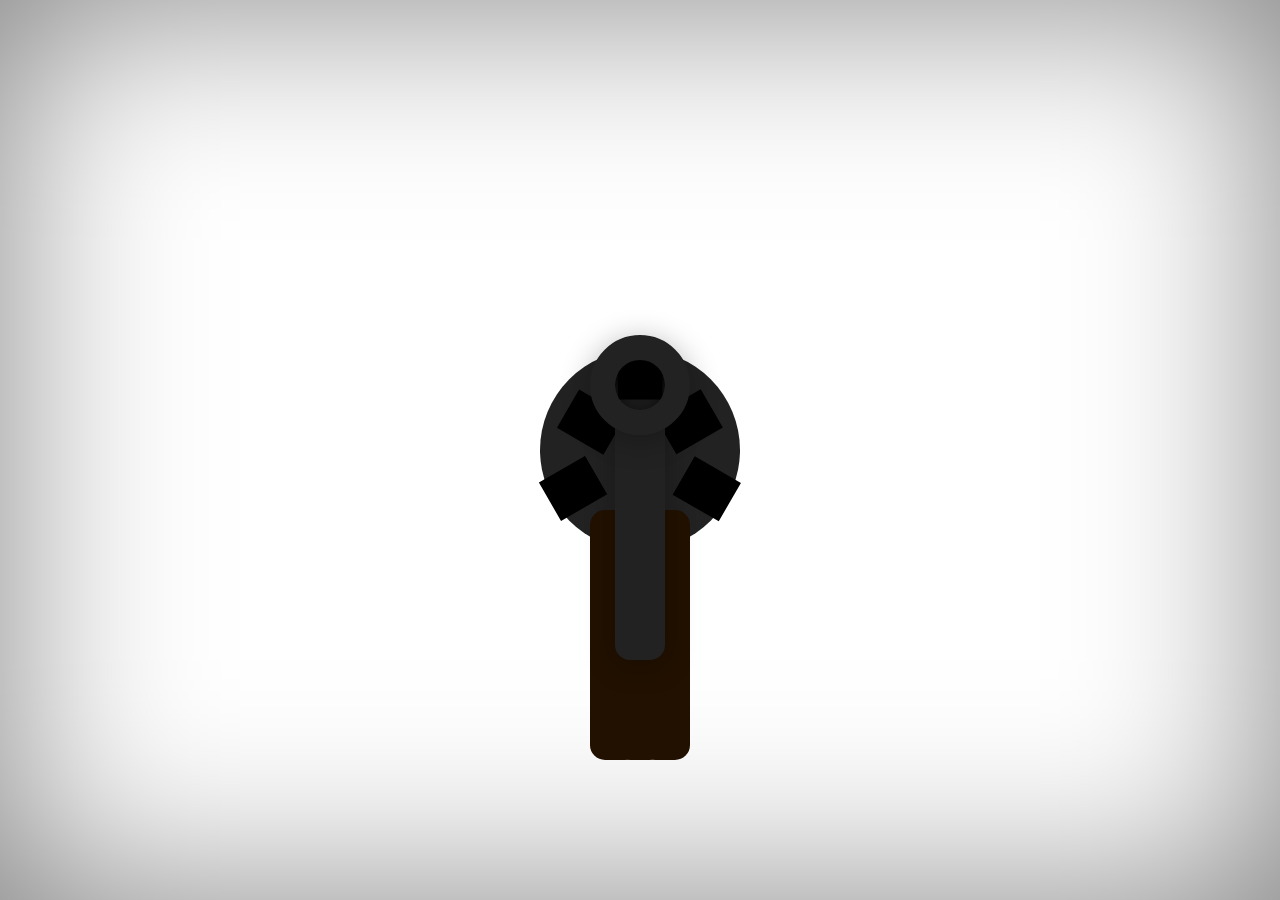
<file: gunhtml/gun.html>
<!DOCTYPE html>
<html lang="en">
<head>
  <meta charset="UTF-8">
  <meta name="viewport" content="width=device-width, initial-scale=1.0">
  <title>Russian Roulette</title>
  <style>
    * {
      -webkit-user-select: none;
      user-select: none;
      cursor: pointer;
    }
    html {
      width: 100%;
      height: 100%;
      background-color:  rgba(255, 255, 255, 0);
      box-shadow: inset rgba(0,0,0,.5) 0 0 200px;
    }
    #jub:before {
      content: '';
      display: block;
      width: 50px;
      height: 50px;
      position: absolute;
      border-radius: 100%;
      top: calc(50% - 115px);
      left: calc(50% - 50px);
      box-shadow:rgba(0,0,0,.3) 0 5px 30px, inset black 0 10px 15px, inset rgba(0,0,0,.3) 0 0 50px;
      border: 25px solid #222;
      z-index: 10;
    }
    #jub:after {
      content: '';
      display: block;
      width: 50px;
      height: 250px;
      position: fixed;
      border-radius: 15px;
      top: calc(50% - 40px);
      left: calc(50% - 25px);
      background: #222;
      z-index: 5;
      box-shadow: rgba(0,0,0,.3) 0 5px 30px, #210 25px 100px 0, #210 0px 100px 0, #210 -25px 100px 0;
    }
    #rail {
      margin: 0;
      width: 200px;
      height: 200px;
      position: fixed;
      border-radius: 100%;
      top: calc(50% - 100px);
      left: calc(50% - 100px);
      background: #222;
      color: rgb(0, 0, 0);
      text-align: center;
      font-size: 360px;
      font-weight: 300;
      line-height: .33;
      z-index: 1;
      text-indent: -.022em;
      transition: all .2s ease-in-out;
      font-family: 'Source Code Pro', monospace;
      transform-origin: center;
    }
    #rail:before,
    #rail:after {
      content: ':';
      position: absolute;
      width: 200px;
      height: 200px;
      top: 0;
      left: 0;
      -webkit-transform: rotate(120deg);
      transform: rotate(120deg);
    }
    #rail:after {
      -webkit-transform: rotate(-120deg);
      transform: rotate(-120deg);
    }
    #bang {
      position: fixed;
      top: 50%;
      left: 50%;
      transform: translate(-50%, -50%);
      font-size: 80pt;
      font-family: 'Source Sans Pro', sans-serif;
      color: white;
      background: red;
      padding: 10px 20px;
      border-radius: 10px;
      display: none;
      opacity: 1;
      transition: opacity 2s ease-in-out;
      z-index: 200;
    }
  </style>
</head>

<body><div id="jub"></div><div id="rail">:</div><div id="bang">BANG!</div>
<audio id="gun-sound" src="gunshot.mp3" preload="auto"></audio>
<audio id="empty-sound" src="emptyshot.mp3" preload="auto"></audio>
</body>
<script>
  let userInteracted = false; // Flag to track user interaction

  async function loadBullet() {
    try {
      const response = await fetch('bullet.json'); // Adjust path as needed
      if (!response.ok) {
        throw new Error('Network response was not ok');
      }
      const data = await response.json();
      return data || 'No winner yet';
    } catch (error) {
      console.error('There was a problem with the fetch operation:', error);
      return 'Error loading winner';
    }
  }

  async function startGame() {
    var chamber = 1;
    const Bullet = await loadBullet();
    let gameRunning = true;
    autoPlay();

    async function autoPlay() {
      while (gameRunning) {
        simulateClick(); // Simulate a shot
        await delay(1000); // Wait for 1 second between each shot
      }
    }

    function simulateClick() {
      const clickEvent = new MouseEvent('click', {
        view: window,
        bubbles: true,
        cancelable: true
      });
      document.dispatchEvent(clickEvent); // Programmatically trigger a click event
    }

    document.addEventListener('click', function () {
      userInteracted = true; // Set interaction flag to true
      if (chamber == Bullet) {
        chamber = 1; // Reset chamber
        showBang();
        playGunSound();
        gameRunning = false;
      } else {
        playEmptySound();
        document.getElementById('bang').style.display = 'none';
      }

      // Rotate only the rail
      document.getElementById('rail').style.cssText = '-webkit-transform:rotate(' + chamber * 60 + 'deg);-moz-transform:rotate(' + chamber * 60 + 'deg);transform:rotate(' + chamber * 60 + 'deg)';
      chamber++;
    });

    function showBang() {
      var bang = document.getElementById('bang');
      bang.style.display = 'block';
      bang.style.opacity = '1';
    }

    function playGunSound() {
      if (!userInteracted) return; // Check if user has interacted
      var gunSound = document.getElementById('gun-sound');
      gunSound.currentTime = 0;
      gunSound.volume = 0.2; // Lowered volume
      gunSound.play().catch(error => console.error('Autoplay error:', error));
    }

    function playEmptySound() {
      if (!userInteracted) return; // Check if user has interacted
      var emptySound = document.getElementById('empty-sound');
      emptySound.currentTime = 0;
      emptySound.volume = 0.2; // Lowered volume
      emptySound.play().catch(error => console.error('Autoplay error:', error));
    }

    document.onkeydown = function (e) {
      e = e || window.event;
      var charCode = (typeof e.which == "number") ? e.which : e.keyCode;
      if (charCode == 32) {
        document.dispatchEvent(new MouseEvent('click'));
      }
    }
  }

  function delay(ms) {
    return new Promise(resolve => setTimeout(resolve, ms));
  }

  window.addEventListener('load', startGame);
</script>

</html>
</file>
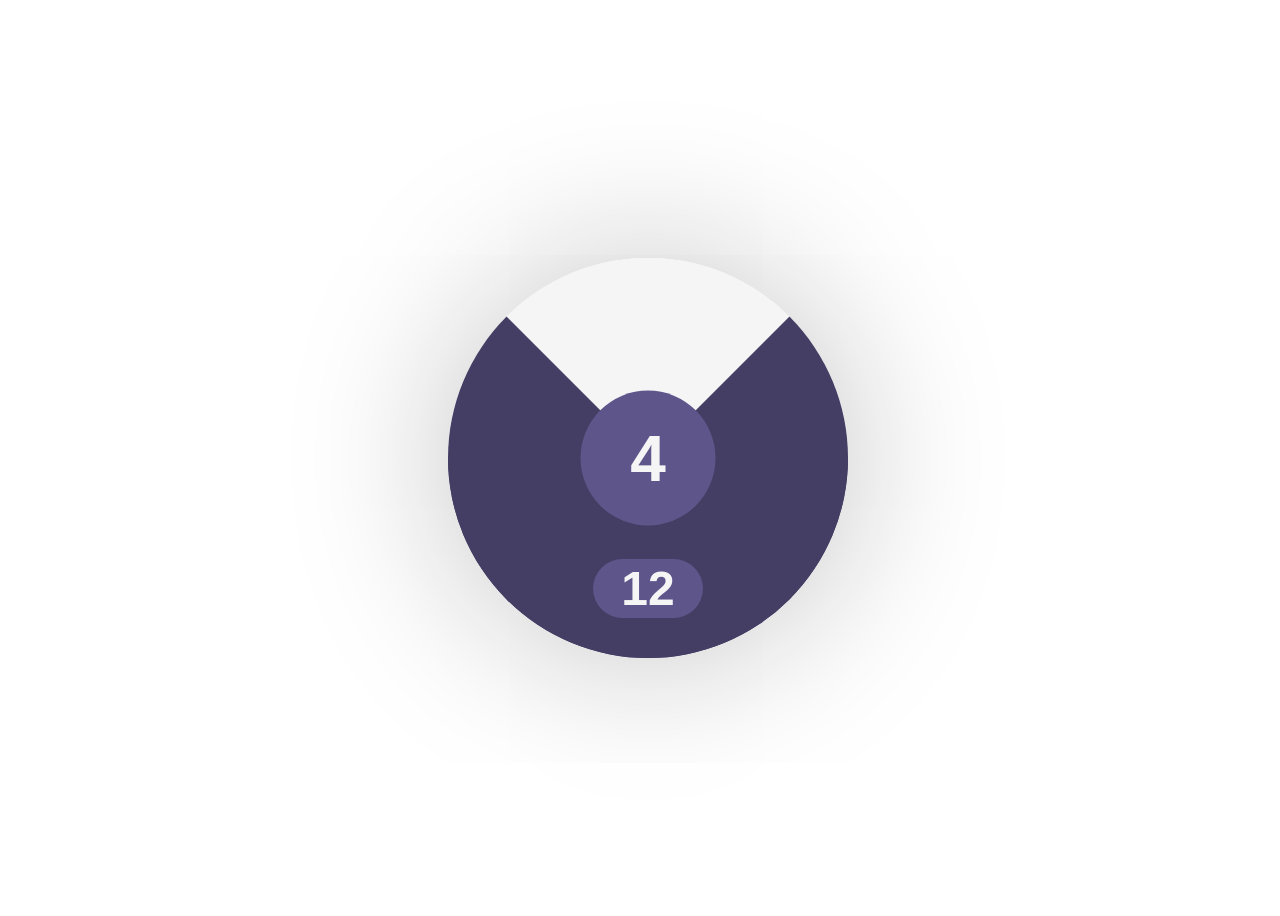
<file: giveawaybot/wheel/wheel.html>
<!DOCTYPE html>
<html lang="en">
<head>
    <meta charset="UTF-8">
    <meta name="viewport" content="width=device-width, initial-scale=1.0">
    <title>Spinner</title>
    <link rel="stylesheet" href="styles.css">
</head>
<body>
    <div class="spinner">
        <div class="spinner__body"></div>
        <button class="spinner__start-button">GO!</button>
        <input type="number" min="0" max="999" class="spinner__input" value="999">
        <div class="spinner__plate">
            <div class="spinner__item spinner__item--top"></div>
            <div class="spinner__item spinner__item--right"></div>
            <div class="spinner__item spinner__item--bottom"></div>
            <div class="spinner__item spinner__item--left"></div>
        </div>
    </div>
    <script src="script.js"></script>
</body>
</html>
</file>
<file: giveawaybot/wheel/styles.css>
body {
    display: flex;
    justify-content: center;
    align-items: center;
    height: 100vh;
    width: 100vw;
    background-color:  rgba(255, 255, 255, 0);
}

input[type=number]::-webkit-inner-spin-button, 
input[type=number]::-webkit-outer-spin-button { 
    -webkit-appearance: none; 
    margin: 0; 
}

.spinner {
    position: relative;
    height: 400px;
    width: 400px;
    min-height: 400px;
    min-width: 400px;
    border-radius: 50%;
    box-shadow: 0px 0px 160px rgba(17, 17, 17, 0.25);
    overflow: hidden;
}

.spinner__body {
    position: absolute;
    border-top: 200px solid transparent;
    border-right: 200px solid #443e64;
    border-bottom: 200px solid #443e64;
    border-left: 200px solid #443e64 ;
    z-index: 200;
}

.spinner__start-button {
    position: absolute;
    top: 50%;
    left: 50%;
    transform: translate(-50%, -50%);
    height: 140px;
    width: 140px;
    border-radius: 50%;
    font-family: 'Dosis', sans-serif;
    font-weight: bold;
    font-size: 64px;
    color: #f5f5f5;
    background-color: #5e558a;
    outline: none;
    border: none;
    user-select: none;
    z-index: 300;
    transition: 
        height .1s ease-in,
        width .2s ease-in,
        color .1s ease-in,
        background-color .1s ease-in;
        height: 150px;
        width: 150px;
        background-color: #5e558a;
        box-shadow: 0px 0px 44px rgba(17, 17, 17, 0.25);
}

.spinner__start-button.countdown-active {
    height: 135px;
    width: 135px;
    color: #f5f5f5;
    background-color: #5e558a;
    box-shadow: none;
    animation: shaking .15s ease-in-out infinite;
}

.spinner__input {
    position: absolute;
    bottom: 40px;
    left: 50%;
    padding: 2px 10px;
    transform: translatex(-50%);
    font-family: 'Dosis', sans-serif;
    font-size: 48px;
    font-weight: bold;
    color: #f5f5f5;
    background: #5e558a;
    border-radius: 36px;
    text-align: center;
    outline: none;
    border: none;
    z-index: 300;
    transition: .1s ease-in;
}


.spinner__plate {
    position: absolute;
    height: 400px;
    width: 400px;
}

.spinner__plate--spin {
    animation: spinning 10s ease-out;
}

.spinner__item {
    position: absolute;
    top: 0;
    left: 50%;
    transform: translatex(-50%);
    height: calc(200px - 40px);
    padding-top: 40px;
    font-family: 'Dosis', sans-serif;
    font-weight: bold;
    font-size: 48px;
    color: #5e558a;
    text-align: center;
    transform-origin: 50% 100%;
    z-index: 10;
}

.spinner__item:before {
    content: '';
    position: absolute;
    top: 0;
    left: 50%;
    transform: translatex(-50%);
    border-top: 200px solid #f5f5f5;
    border-right: 200px solid transparent;
    border-bottom: 200px solid transparent;
    border-left: 200px solid transparent;
    z-index: -1;
}

.spinner__item:nth-child(even):before {
    border-top: 200px solid #EBEBEB;
}

.spinner__item--left {
    transform: translatex(-50%) rotate(-90deg);
}

.spinner__item--top {
    transform: translatex(-50%) rotate(0deg);
}

.spinner__item--right {
    transform: translatex(-50%) rotate(90deg);
}

.spinner__item--bottom {
    transform: translatex(-50%) rotate(180deg);
}

@keyframes shaking {
    0% { 
        top: calc(50% + 1px); 
        left: calc(50% - 1px); 
    }
    25% { 
        top: calc(50% - 1px); 
        left: calc(50% + 1px); 
    }
    50% { 
        top: calc(50% + 1px); 
        left: calc(50% + 1px);
    }
    75% { 
        top: calc(50% - 1px); 
        left: calc(50% - 1px); 
    }
}

@keyframes spinning {
    from { 
        transform: rotate(0deg);
    }
    to {
        transform: rotate(7200deg);
    }
}
</file>
